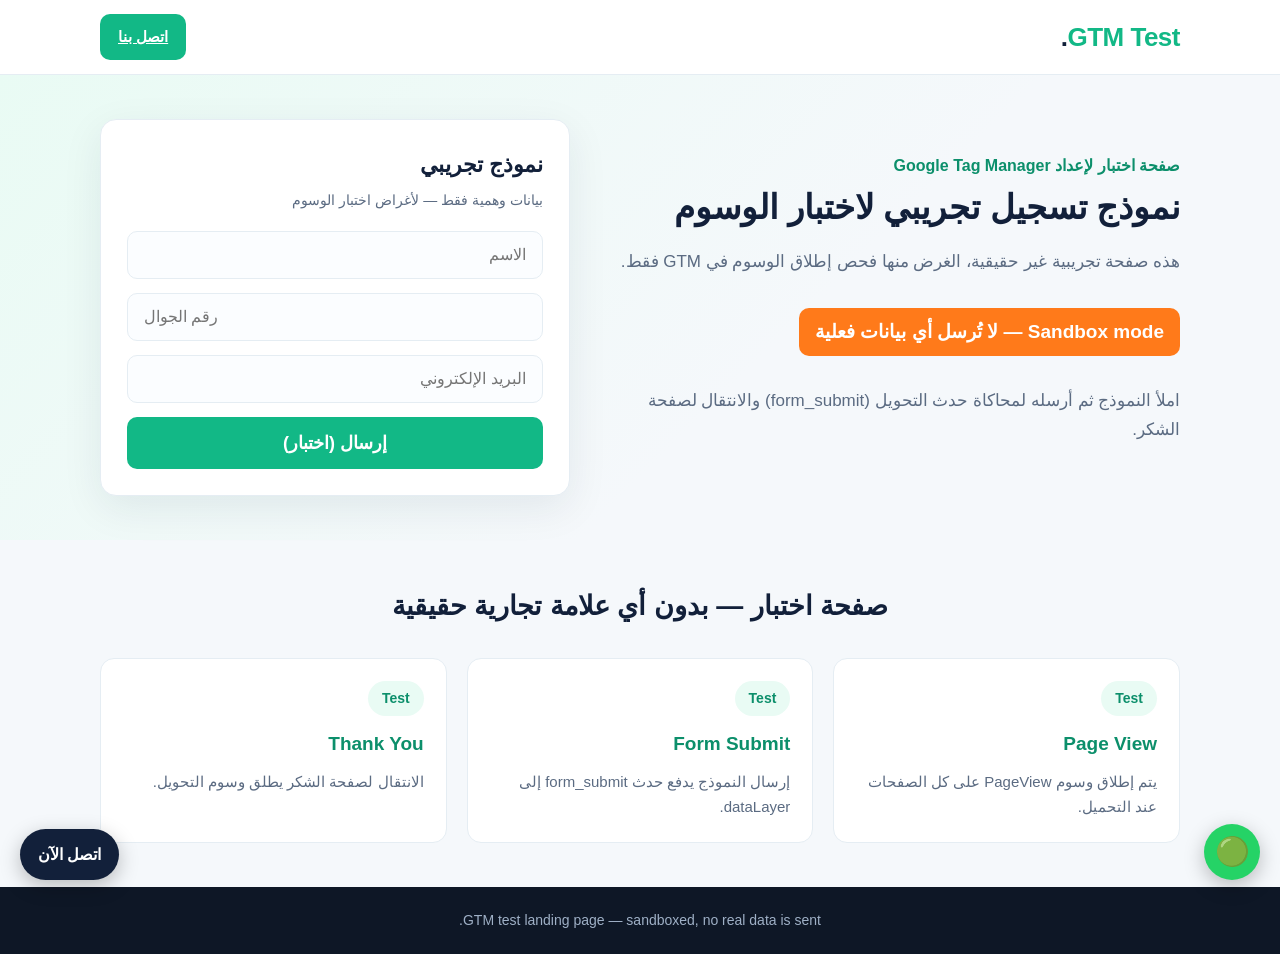
<file: index.html>
<!doctype html>
<html lang="ar" dir="rtl">
<head>
<meta charset="utf-8">
<title>GTM Test LP</title>
<meta http-equiv="refresh" content="0; url=registration-accounting-test/">
</head>
<body><p>Redirecting to <a href="registration-accounting-test/">the test page</a>…</p></body>
</html>
</file>
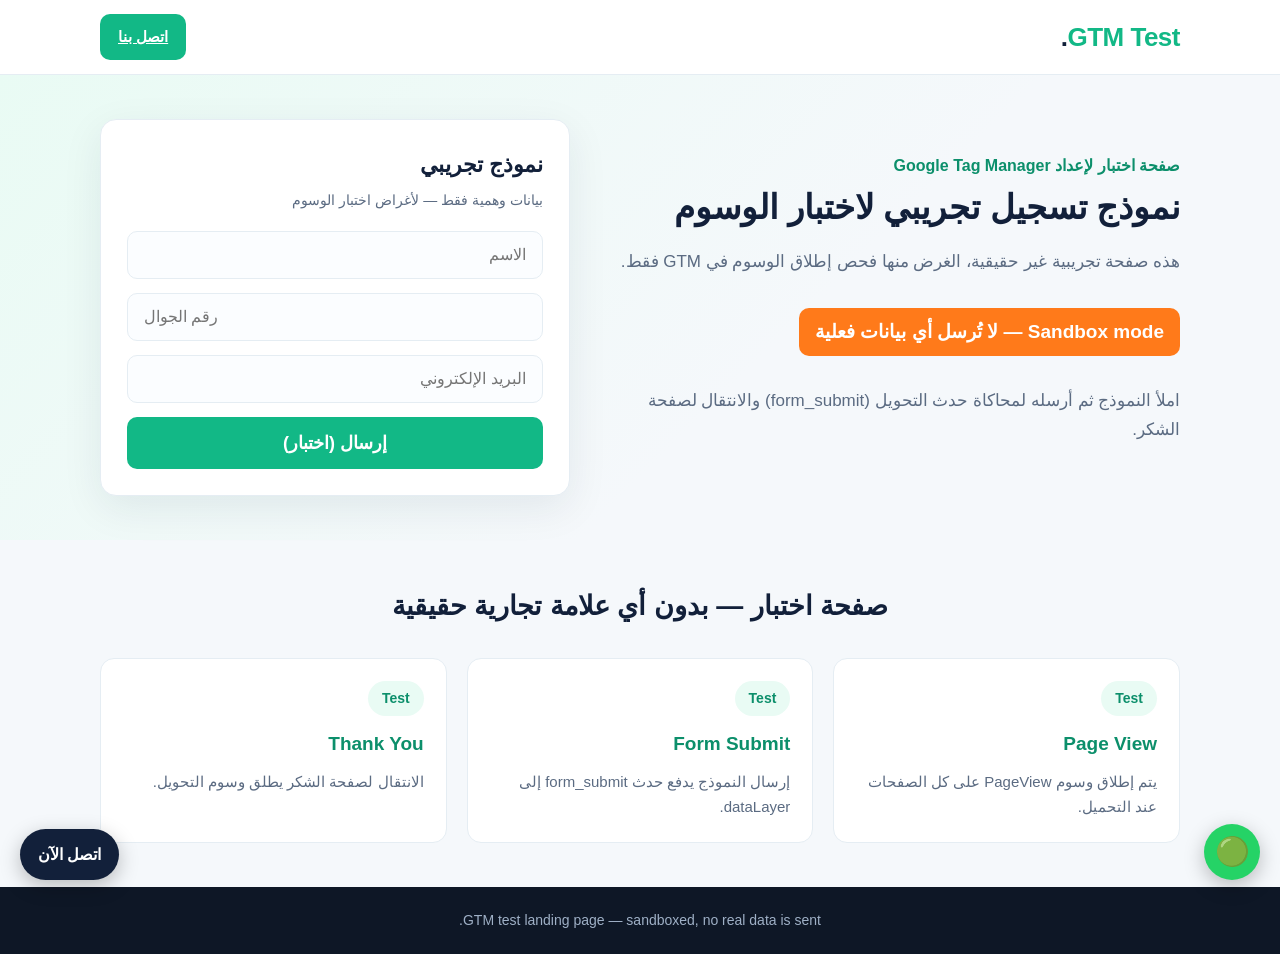
<file: registration-accounting-test/index.html>
<!doctype html>
<html lang="ar" dir="rtl">
<head>
<meta charset="utf-8">
<meta name="viewport" content="width=device-width, initial-scale=1">
<title>Registration — GTM Test LP</title>
<link rel="stylesheet" href="../assets/style.css">

<!-- Pure HTML: all tracking JS (dedup id, Jitsu initSfere, UTM + form behaviour) lives in
     the GTM container GTM-KL5W86TH. This page ships only the GTM snippet below. -->

<!-- Google Tag Manager — test container GTM-KL5W86TH -->
<!-- Google Tag Manager -->
<script>(function(w,d,s,l,i){w[l]=w[l]||[];w[l].push({'gtm.start':
new Date().getTime(),event:'gtm.js'});var f=d.getElementsByTagName(s)[0],
j=d.createElement(s),dl=l!='dataLayer'?'&l='+l:'';j.async=true;j.src=
'https://www.googletagmanager.com/gtm.js?id='+i+dl;f.parentNode.insertBefore(j,f);
})(window,document,'script','dataLayer','GTM-KL5W86TH');</script>
<!-- End Google Tag Manager -->
</head>
<body>
<!-- Google Tag Manager (noscript) -->
<noscript><iframe src="https://www.googletagmanager.com/ns.html?id=GTM-KL5W86TH"
height="0" width="0" style="display:none;visibility:hidden"></iframe></noscript>
<!-- End Google Tag Manager (noscript) -->

<header class="site-header">
  <div class="wrap">
    <div class="logo">GTM Test<span>.</span></div>
    <a href="tel:+966000000000" class="elementor-button-link" style="width:auto;padding:10px 18px;font-size:15px">اتصل بنا</a>
  </div>
</header>

<section class="hero">
  <div class="wrap">
    <div>
      <p class="eyebrow">صفحة اختبار لإعداد Google Tag Manager</p>
      <h1>نموذج تسجيل تجريبي لاختبار الوسوم</h1>
      <p class="sub">هذه صفحة تجريبية غير حقيقية، الغرض منها فحص إطلاق الوسوم في GTM فقط.</p>
      <div class="discount">Sandbox mode — لا تُرسل أي بيانات فعلية</div>
      <p class="sub">املأ النموذج ثم أرسله لمحاكاة حدث التحويل (form_submit) والانتقال لصفحة الشكر.</p>
    </div>

    <!-- Lead form — DOM contract for the imported GTM container -->
    <form id="main_registration" name="main-registration" class="card" novalidate>
      <h2>نموذج تجريبي</h2>
      <p class="hint">بيانات وهمية فقط — لأغراض اختبار الوسوم</p>
      <div class="field">
        <input id="form-field-name" name="form_fields[name]" type="text" placeholder="الاسم" required>
      </div>
      <div class="field">
        <input id="form-field-mobile" name="form_fields[mobile]" type="tel" placeholder="رقم الجوال" required>
      </div>
      <div class="field">
        <input id="form-field-email" name="form_fields[email]" type="email" placeholder="البريد الإلكتروني" required>
      </div>
      <input type="hidden" name="page_name" value="registration-accounting-test">
      <button type="submit" class="elementor-button-link">إرسال (اختبار)</button>
    </form>
  </div>
</section>

<section class="block">
  <div class="wrap">
    <h2 class="sec-title">صفحة اختبار — بدون أي علامة تجارية حقيقية</h2>
    <div class="grid3">
      <div class="feat"><span class="badge">Test</span><h3>Page View</h3><p>يتم إطلاق وسوم PageView على كل الصفحات عند التحميل.</p></div>
      <div class="feat"><span class="badge">Test</span><h3>Form Submit</h3><p>إرسال النموذج يدفع حدث form_submit إلى dataLayer.</p></div>
      <div class="feat"><span class="badge">Test</span><h3>Thank You</h3><p>الانتقال لصفحة الشكر يطلق وسوم التحويل.</p></div>
    </div>
  </div>
</section>

<footer class="site-footer">
  GTM test landing page — sandboxed, no real data is sent.
</footer>

<!-- Click hooks the container listens for -->
<a class="wa-float" href="https://wa.me/966000000000" aria-label="whatsapp">🟢</a>
<a class="tel-float" href="tel:+966000000000">اتصل الآن</a>
</body>
</html>
</file>
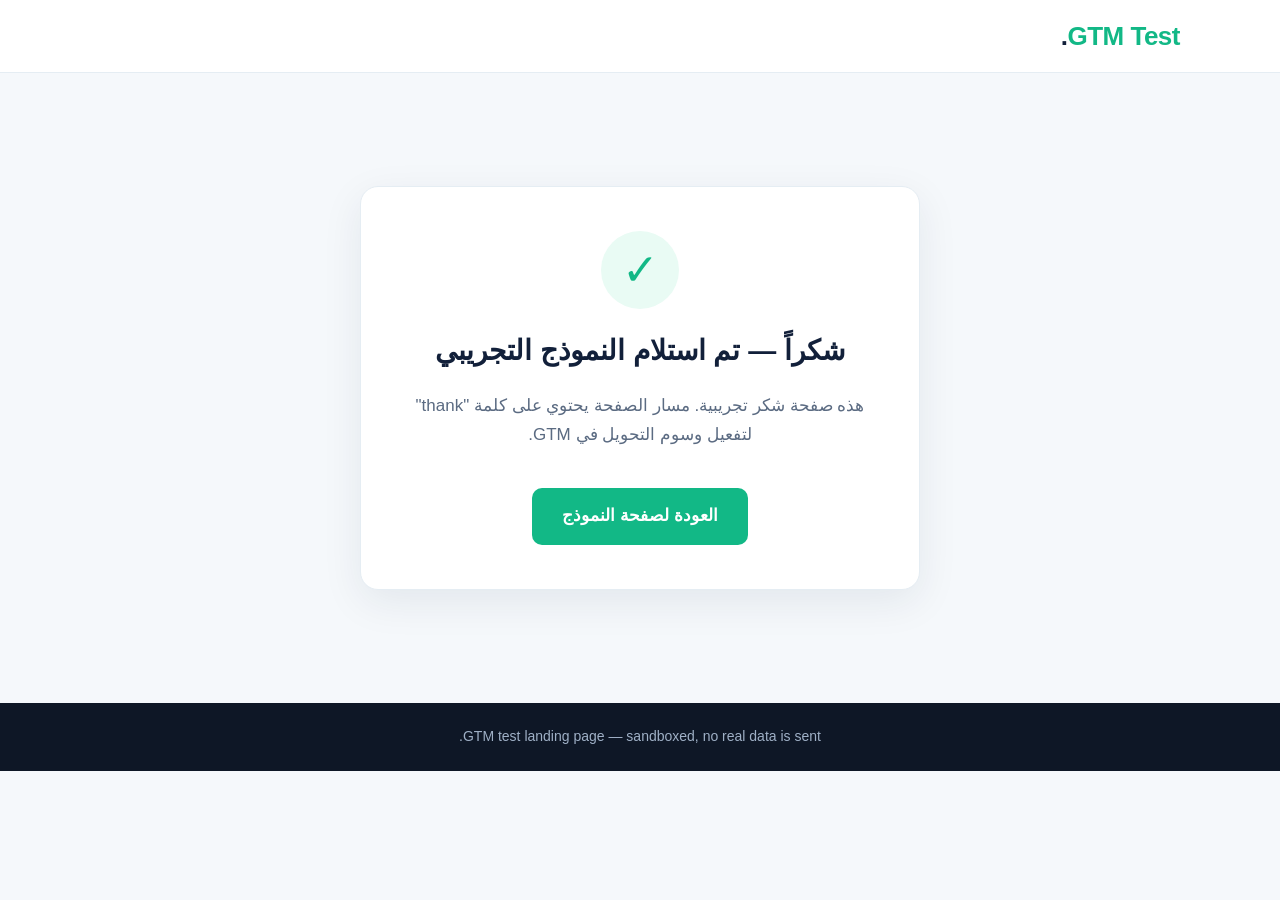
<file: thank-you/index.html>
<!doctype html>
<html lang="ar" dir="rtl">
<head>
<meta charset="utf-8">
<meta name="viewport" content="width=device-width, initial-scale=1">
<title>Thank you — GTM Test LP</title>
<link rel="stylesheet" href="../assets/style.css">

<!-- Pure HTML: all tracking JS (dedup id, Jitsu initSfere, Lead conversion) lives in the
     GTM container GTM-KL5W86TH. This page ships only the GTM snippet below. -->

<!-- Google Tag Manager — test container GTM-KL5W86TH -->
<!-- Google Tag Manager -->
<script>(function(w,d,s,l,i){w[l]=w[l]||[];w[l].push({'gtm.start':
new Date().getTime(),event:'gtm.js'});var f=d.getElementsByTagName(s)[0],
j=d.createElement(s),dl=l!='dataLayer'?'&l='+l:'';j.async=true;j.src=
'https://www.googletagmanager.com/gtm.js?id='+i+dl;f.parentNode.insertBefore(j,f);
})(window,document,'script','dataLayer','GTM-KL5W86TH');</script>
<!-- End Google Tag Manager -->
</head>
<body>
<!-- Google Tag Manager (noscript) -->
<noscript><iframe src="https://www.googletagmanager.com/ns.html?id=GTM-KL5W86TH"
height="0" width="0" style="display:none;visibility:hidden"></iframe></noscript>
<!-- End Google Tag Manager (noscript) -->

<header class="site-header">
  <div class="wrap"><div class="logo">GTM Test<span>.</span></div></div>
</header>

<div class="ty">
  <div class="box">
    <div class="check">✓</div>
    <h1>شكراً — تم استلام النموذج التجريبي</h1>
    <p>هذه صفحة شكر تجريبية. مسار الصفحة يحتوي على كلمة "thank" لتفعيل وسوم التحويل في GTM.</p>
    <a id="platform-reg" href="../registration-accounting-test/">العودة لصفحة النموذج</a>
  </div>
</div>

<footer class="site-footer">
  GTM test landing page — sandboxed, no real data is sent.
</footer>
</body>
</html>
</file>
<file: assets/style.css>
/* Local Rewaa clone — RTL Arabic landing page (self-contained, no external deps) */
:root{
  --brand:#12b886;        /* Rewaa-ish teal/green */
  --brand-dark:#0c8f6b;
  --ink:#12203a;
  --muted:#5b6b82;
  --bg:#f5f8fb;
  --card:#ffffff;
  --line:#e5edf3;
  --accent:#ff7a1a;       /* discount highlight */
}
*{box-sizing:border-box}
html,body{margin:0;padding:0}
body{
  font-family:"Tahoma","Segoe UI",Arial,sans-serif;
  direction:rtl;text-align:right;
  color:var(--ink);background:var(--bg);line-height:1.7;
}
.wrap{max-width:1120px;margin:0 auto;padding-inline:20px}
img{max-width:100%}

/* Header */
.site-header{background:#fff;border-bottom:1px solid var(--line)}
.site-header .wrap{display:flex;align-items:center;justify-content:space-between;padding-block:14px}
.logo{font-size:26px;font-weight:800;color:var(--brand);letter-spacing:-.5px}
.logo span{color:var(--ink)}

/* Hero + form */
.hero{background:linear-gradient(135deg,#e9fbf4 0%,#f5f8fb 60%);padding-block:44px}
.hero .wrap{display:grid;grid-template-columns:1.1fr .9fr;gap:36px;align-items:center}
.hero h1{font-size:34px;line-height:1.35;margin:0 0 10px}
.hero .eyebrow{color:var(--brand-dark);font-weight:700;margin:0 0 6px}
.hero .discount{display:inline-block;background:var(--accent);color:#fff;font-weight:800;
  padding:8px 16px;border-radius:10px;margin:14px 0;font-size:19px}
.hero p.sub{color:var(--muted);font-size:17px}

.card{background:var(--card);border:1px solid var(--line);border-radius:16px;
  box-shadow:0 12px 40px rgba(18,32,58,.08);padding:26px}
.card h2{margin:0 0 6px;font-size:22px}
.card .hint{color:var(--muted);margin:0 0 18px;font-size:14px}
.field{margin-bottom:14px}
.field input{width:100%;padding:14px 16px;border:1px solid var(--line);border-radius:10px;
  font-size:16px;font-family:inherit;background:#fbfdff}
.field input:focus{outline:none;border-color:var(--brand);box-shadow:0 0 0 3px rgba(18,184,134,.15)}
.elementor-button-link{display:block;width:100%;border:0;cursor:pointer;
  background:var(--brand);color:#fff;font-size:18px;font-weight:800;font-family:inherit;
  padding:15px;border-radius:10px;transition:background .15s}
.elementor-button-link:hover{background:var(--brand-dark)}
.elementor-button-link:disabled{opacity:.7;cursor:default}

/* Sections */
section.block{padding-block:44px}
section.block h2.sec-title{text-align:center;font-size:27px;margin:0 0 28px}
.grid3{display:grid;grid-template-columns:repeat(3,1fr);gap:20px}
.feat{background:#fff;border:1px solid var(--line);border-radius:14px;padding:22px}
.feat h3{margin:0 0 8px;font-size:19px;color:var(--brand-dark)}
.feat p{margin:0;color:var(--muted);font-size:15px}
.badge{display:inline-block;background:#e9fbf4;color:var(--brand-dark);
  font-weight:700;padding:6px 14px;border-radius:20px;font-size:14px;margin-bottom:12px}

/* Trust strip */
.trust{background:var(--brand);color:#fff;text-align:center;padding-block:34px}
.trust .count{font-size:40px;font-weight:900;margin:0}
.trust p{margin:6px 0 0;opacity:.95}

/* Footer + floats */
.site-footer{background:#0e1726;color:#9fb0c6;text-align:center;padding-block:22px;font-size:14px}
.wa-float{position:fixed;inset-block-end:20px;inset-inline-start:20px;background:#25D366;color:#fff;
  width:56px;height:56px;border-radius:50%;display:flex;align-items:center;justify-content:center;
  font-size:28px;text-decoration:none;box-shadow:0 6px 20px rgba(0,0,0,.25);z-index:50}
.tel-float{position:fixed;inset-block-end:20px;inset-inline-end:20px;background:var(--ink);color:#fff;
  padding:12px 18px;border-radius:30px;text-decoration:none;font-weight:700;
  box-shadow:0 6px 20px rgba(0,0,0,.25);z-index:50}

/* Thank-you */
.ty{min-height:70vh;display:flex;align-items:center;justify-content:center;text-align:center;padding:40px}
.ty .box{background:#fff;border:1px solid var(--line);border-radius:18px;padding:44px;max-width:560px;
  box-shadow:0 12px 40px rgba(18,32,58,.08)}
.ty .check{width:78px;height:78px;border-radius:50%;background:#e9fbf4;color:var(--brand);
  display:flex;align-items:center;justify-content:center;font-size:44px;margin:0 auto 18px}
.ty h1{font-size:28px;margin:0 0 10px}
.ty p{color:var(--muted);font-size:17px}
#platform-reg{display:inline-block;margin-top:22px;background:var(--brand);color:#fff;
  padding:14px 30px;border-radius:10px;text-decoration:none;font-weight:800;font-size:17px}
#platform-reg:hover{background:var(--brand-dark)}

@media(max-width:820px){
  .hero .wrap{grid-template-columns:1fr}
  .grid3{grid-template-columns:1fr}
  .hero h1{font-size:27px}
}
</file>
